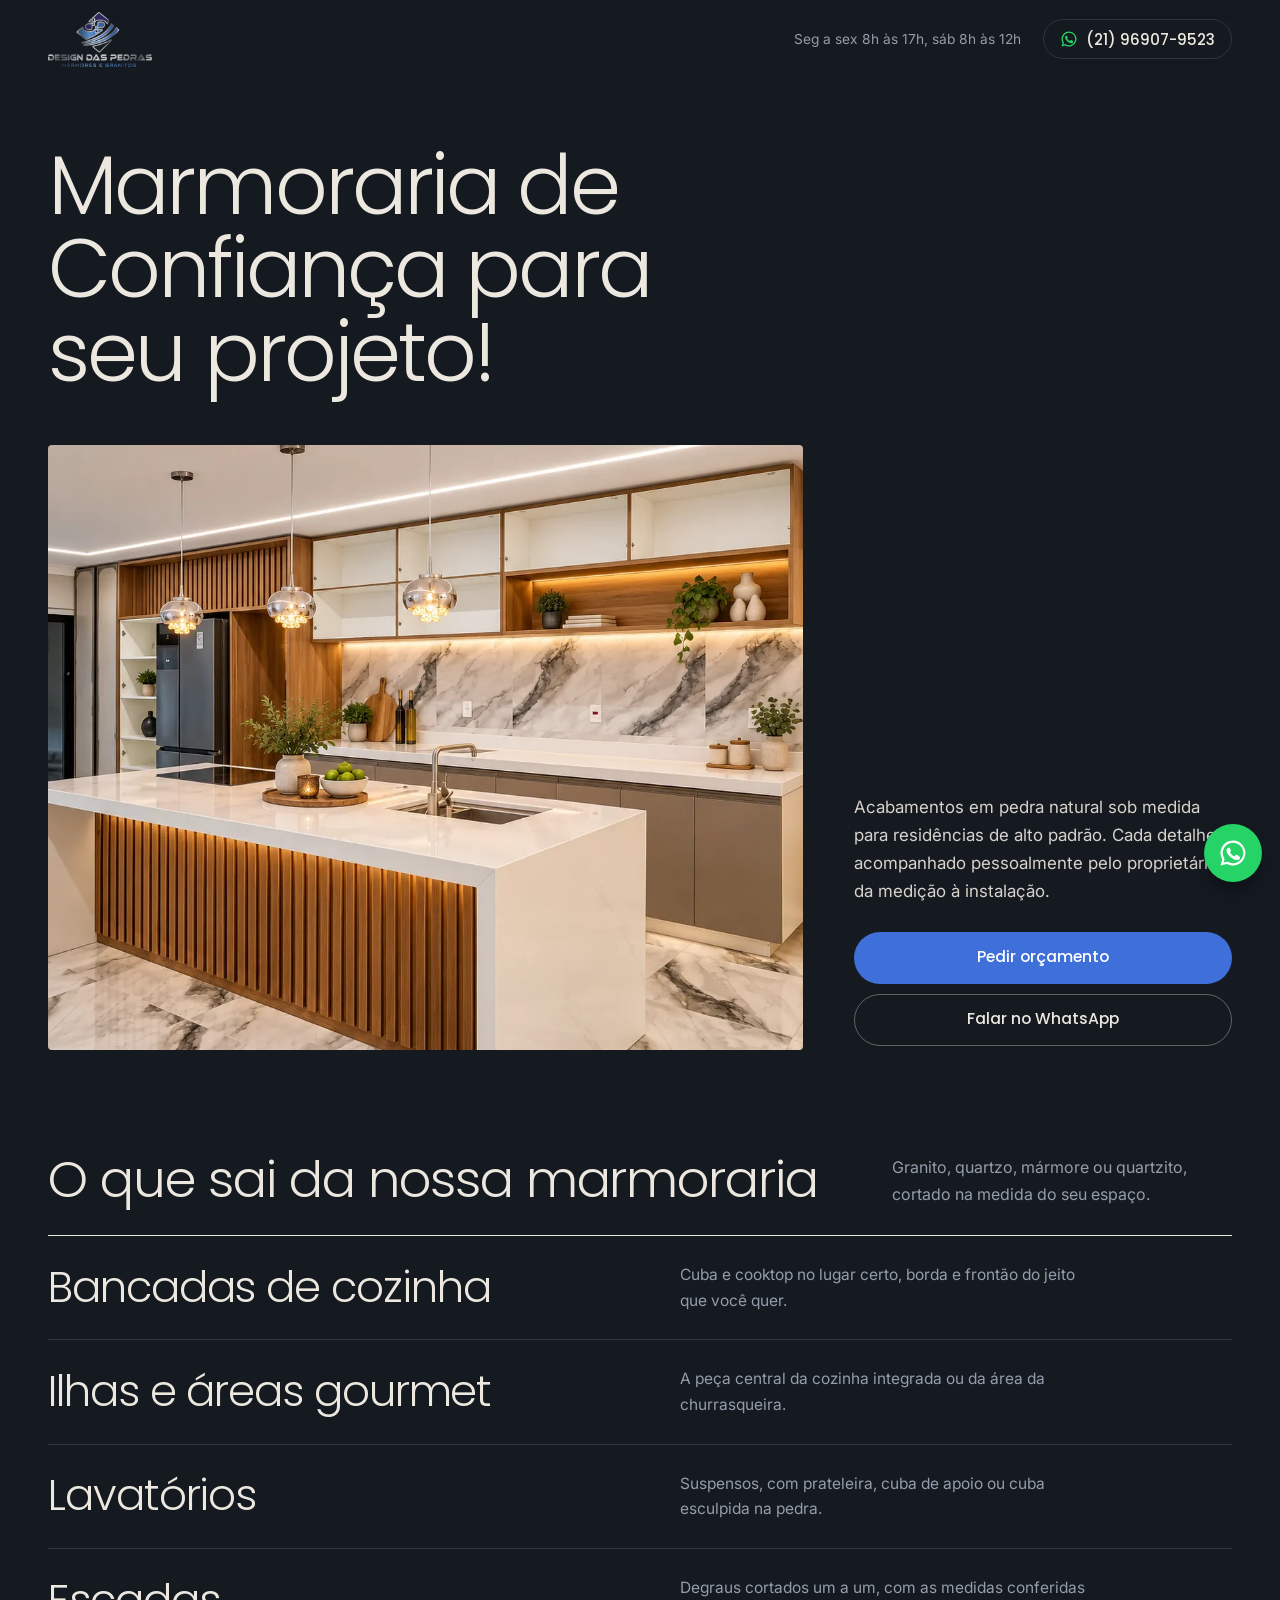
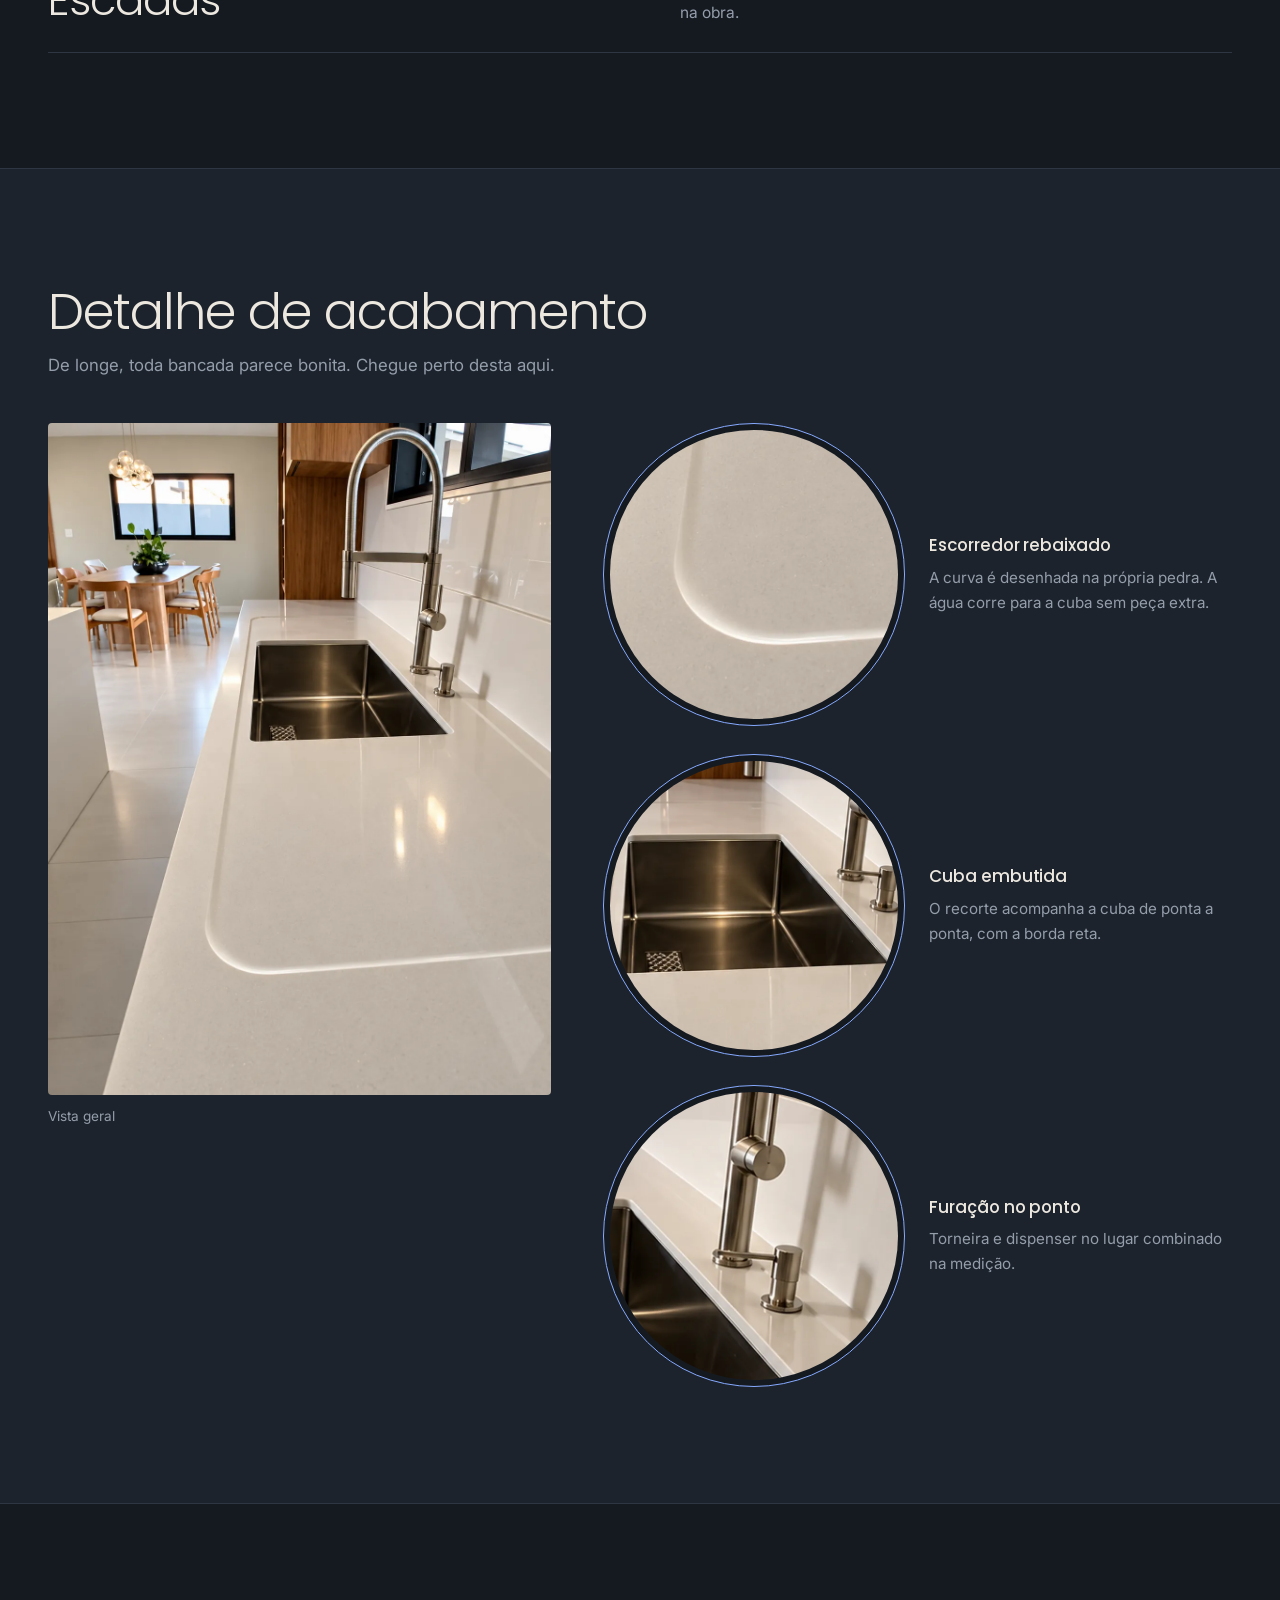
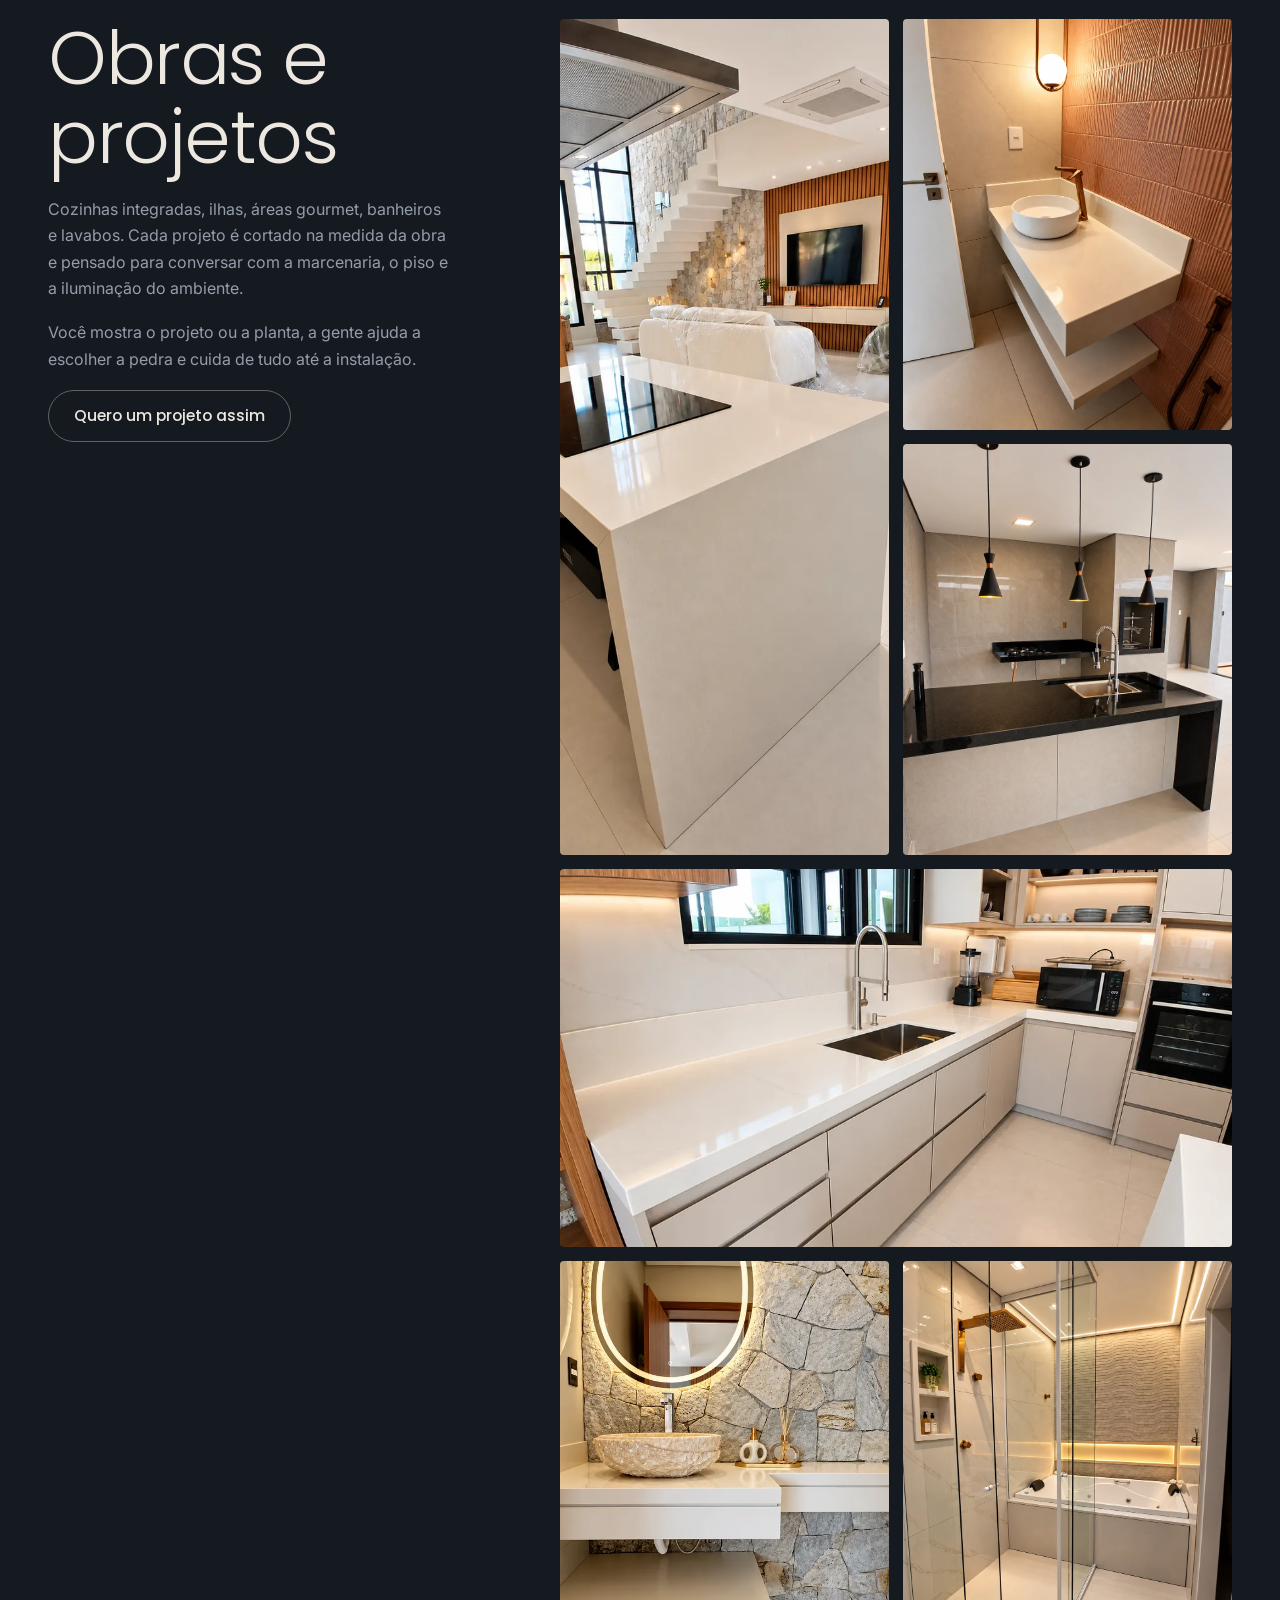
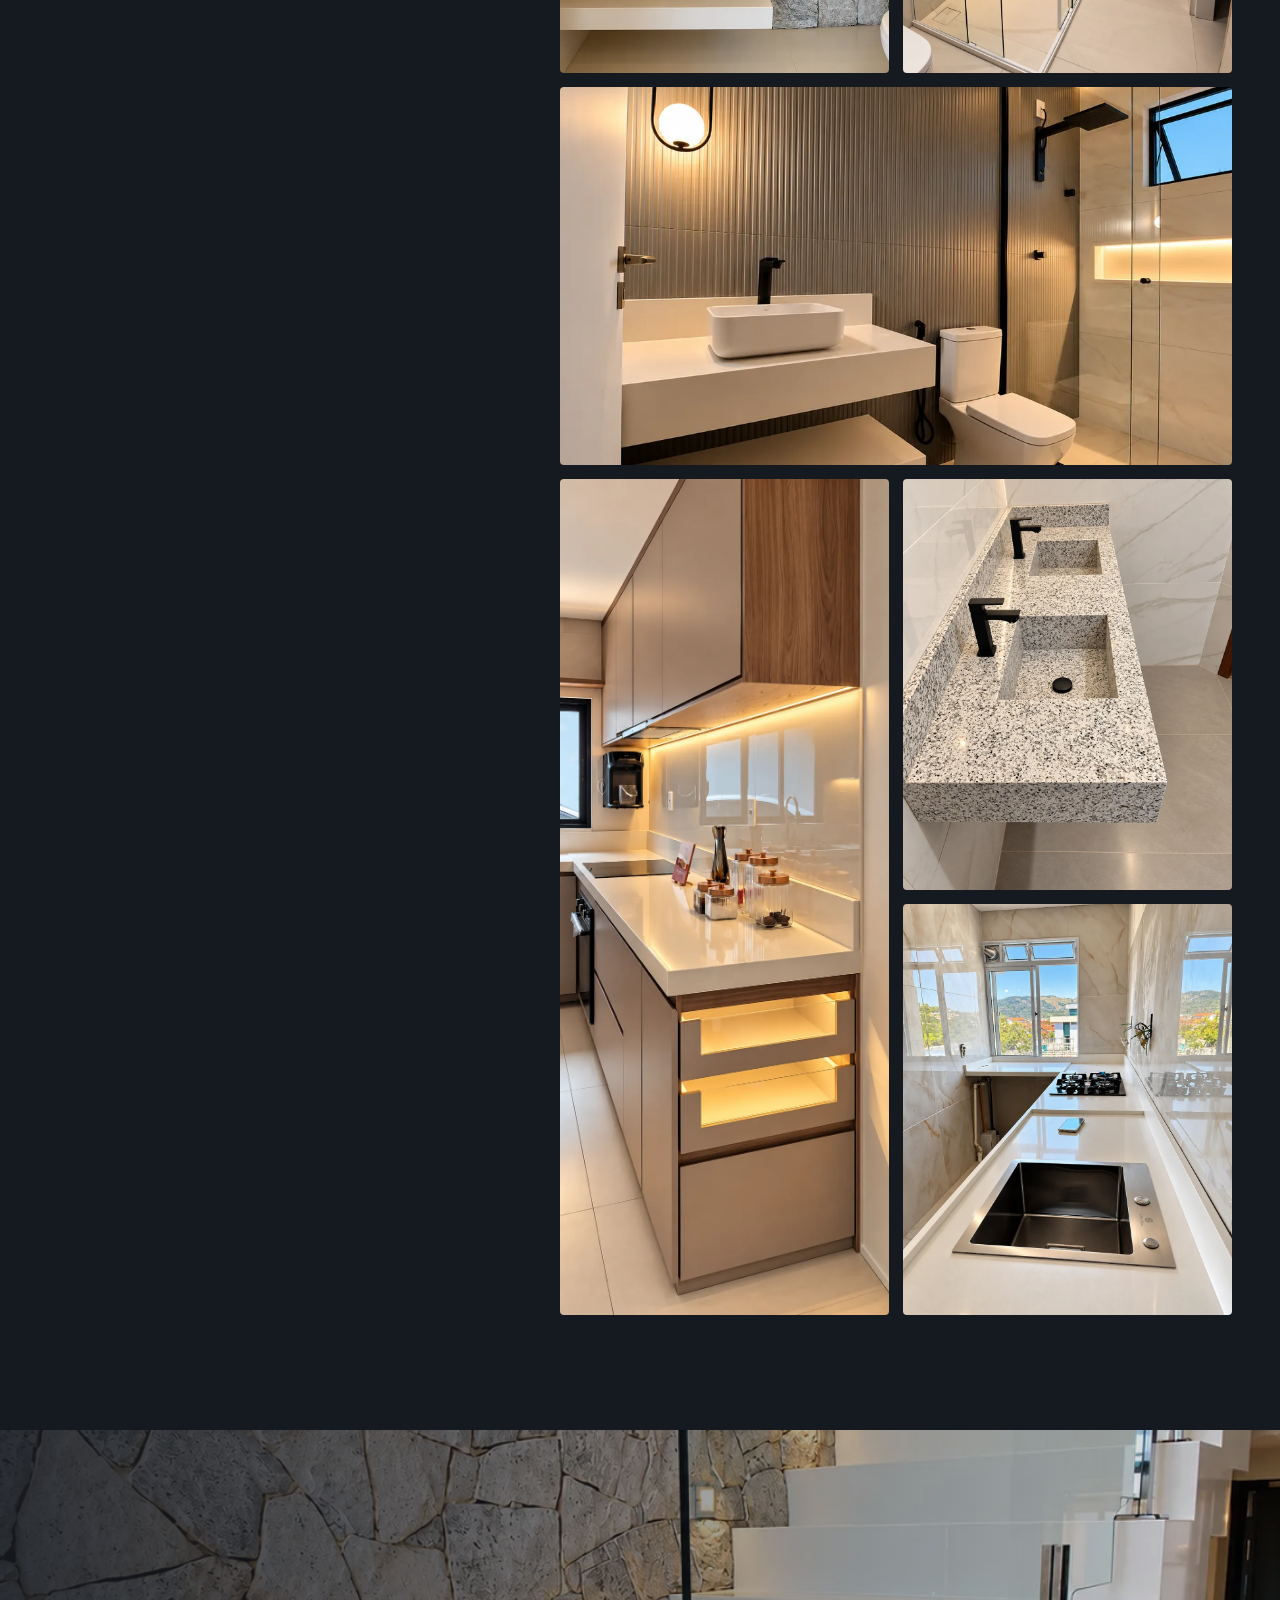
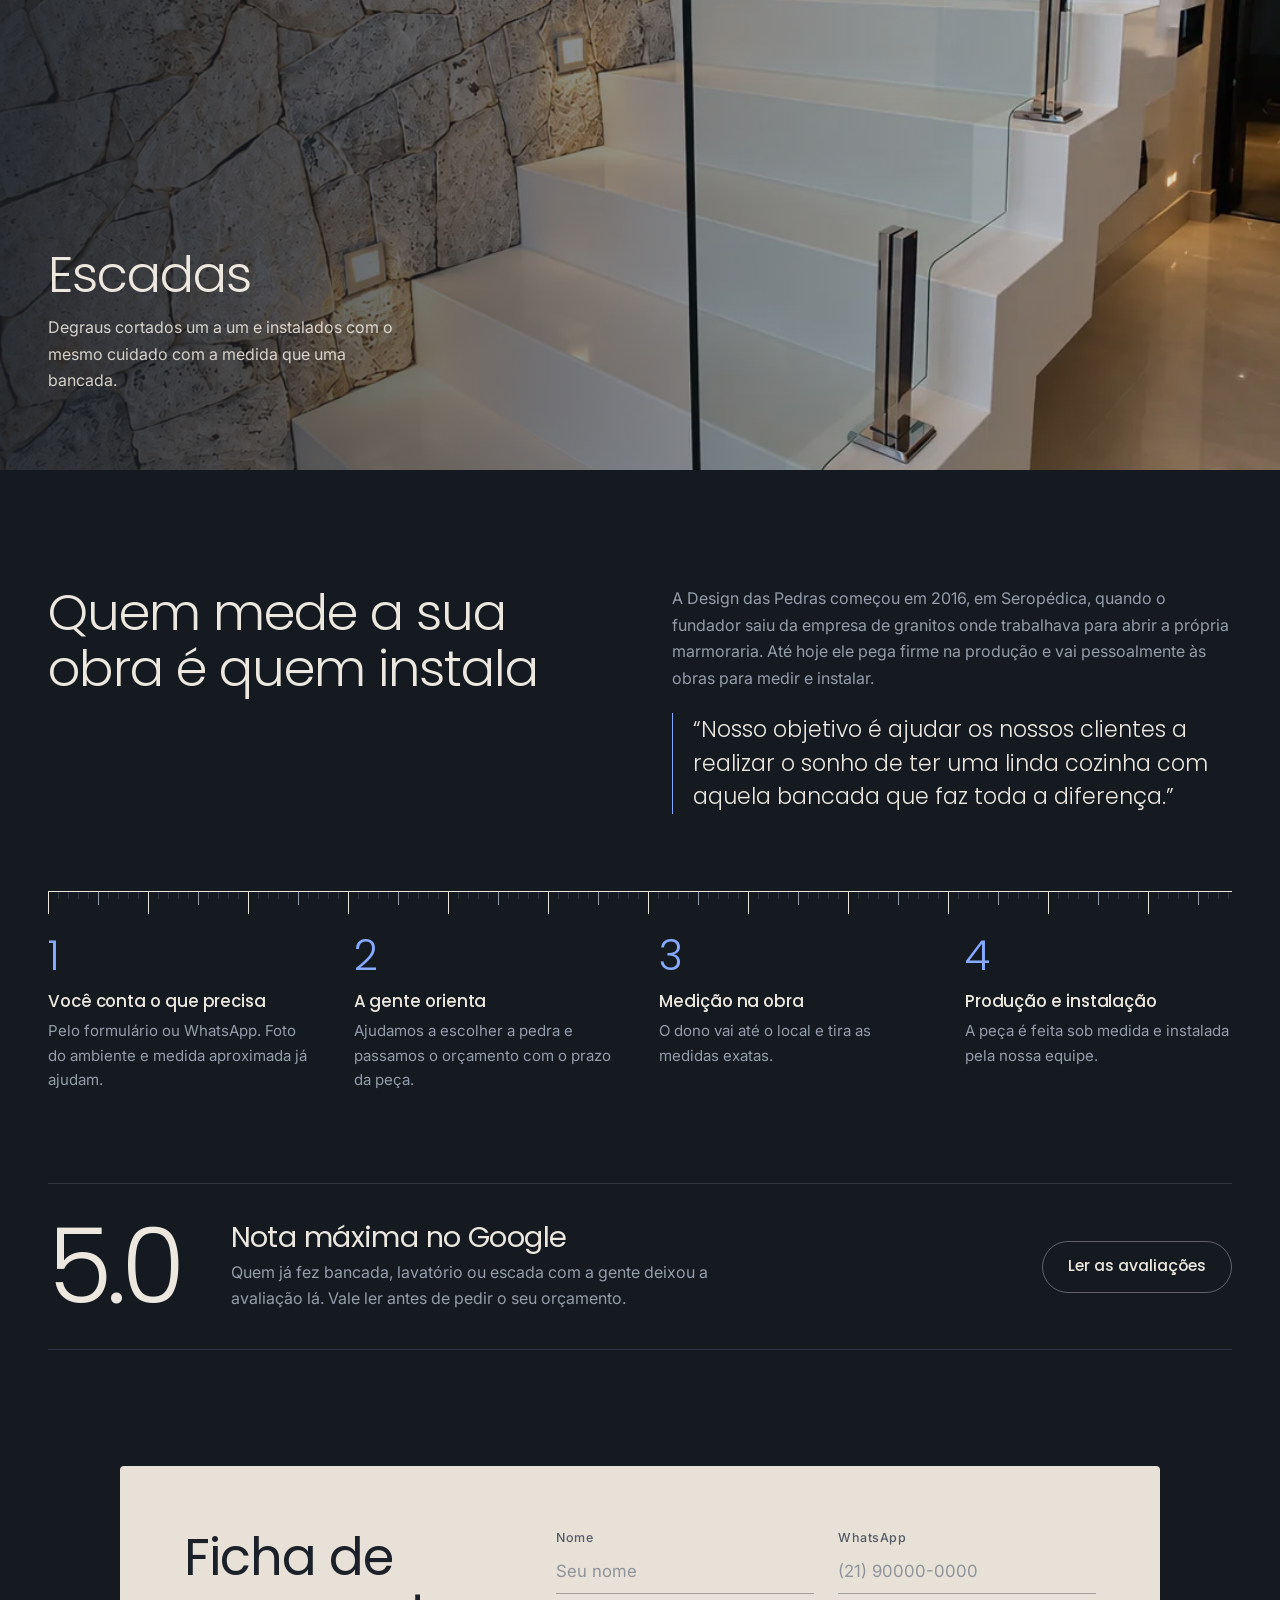
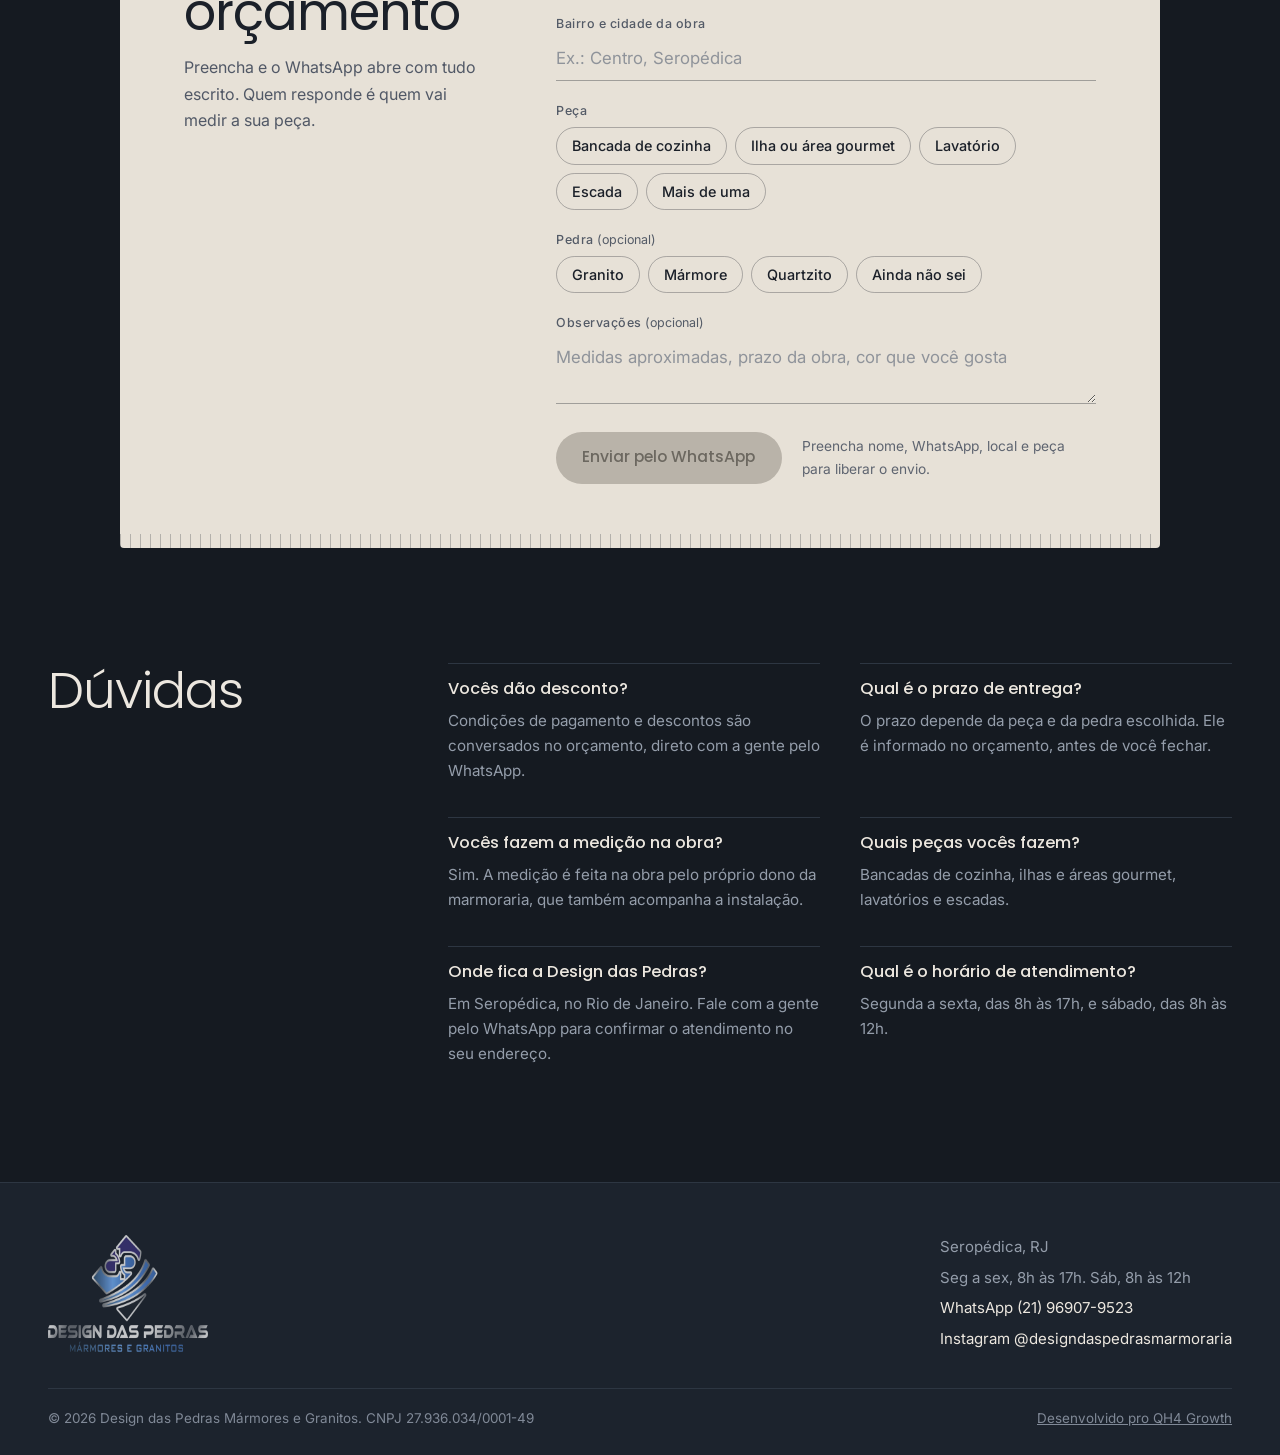
<file: index.html>
<!doctype html>
<html lang="pt-BR">
<head>
<!-- Google Tag Manager -->
<script>(function(w,d,s,l,i){w[l]=w[l]||[];w[l].push({'gtm.start':
new Date().getTime(),event:'gtm.js'});var f=d.getElementsByTagName(s)[0],
j=d.createElement(s),dl=l!='dataLayer'?'&l='+l:'';j.async=true;j.src=
'https://www.googletagmanager.com/gtm.js?id='+i+dl;f.parentNode.insertBefore(j,f);
})(window,document,'script','dataLayer','GTM-T9LPBTFR');</script>
<!-- End Google Tag Manager -->
<script>document.documentElement.classList.add('js')</script>
<meta charset="utf-8">
<meta name="viewport" content="width=device-width, initial-scale=1">
<title>Marmoraria em Seropédica | Bancadas e Lavatórios | Design das Pedras</title>
<meta name="description" content="Marmoraria perto de você em Seropédica/RJ. Bancadas de cozinha, ilhas, lavatórios e escadas em pedra natural sob medida, com medição e instalação feitas pela própria marmoraria. Peça seu orçamento.">
<meta name="robots" content="index, follow">
<!-- PENDENTE: trocar pelo domínio definitivo -->
<link rel="canonical" href="https://designdaspedras.com.br/">
<meta name="theme-color" content="#151A21">

<meta property="og:type" content="website">
<meta property="og:locale" content="pt_BR">
<meta property="og:site_name" content="Design das Pedras Mármores e Granitos">
<meta property="og:title" content="Design das Pedras | Marmoraria em Seropédica/RJ">
<meta property="og:description" content="Bancadas, ilhas, lavatórios e escadas em pedra natural sob medida. Quem mede a sua obra é quem instala.">
<meta property="og:url" content="https://designdaspedras.com.br/">
<meta property="og:image" content="https://designdaspedras.com.br/assets/img/og-design-das-pedras.jpg">
<meta property="og:image:width" content="1200">
<meta property="og:image:height" content="630">
<meta property="og:image:alt" content="Cozinha com ilha em pedra clara iluminada, feita pela Design das Pedras">
<meta name="twitter:card" content="summary_large_image">
<meta name="twitter:title" content="Design das Pedras | Marmoraria em Seropédica/RJ">
<meta name="twitter:description" content="Bancadas, ilhas, lavatórios e escadas em pedra natural sob medida. Quem mede a sua obra é quem instala.">
<meta name="twitter:image" content="https://designdaspedras.com.br/assets/img/og-design-das-pedras.jpg">

<link rel="icon" type="image/png" sizes="48x48" href="assets/img/favicon-48.png">
<link rel="apple-touch-icon" href="assets/img/apple-touch-icon.png">
<link rel="manifest" href="site.webmanifest">

<link rel="preload" as="image" href="assets/img/hero-cozinha-ilha.webp" imagesrcset="assets/img/hero-cozinha-ilha-800.webp 800w, assets/img/hero-cozinha-ilha.webp 1086w" imagesizes="(max-width: 900px) 100vw, 66vw" fetchpriority="high">
<link rel="preconnect" href="https://fonts.googleapis.com">
<link rel="preconnect" href="https://fonts.gstatic.com" crossorigin>
<link href="https://fonts.googleapis.com/css2?family=Inter:wght@400;500;600&family=Poppins:wght@300;400;500&display=swap" rel="stylesheet">
<link rel="stylesheet" href="assets/css/style.css">

<script type="application/ld+json">
{
  "@context": "https://schema.org",
  "@type": "HomeAndConstructionBusiness",
  "@id": "https://designdaspedras.com.br/#empresa",
  "name": "Design das Pedras Mármores e Granitos",
  "description": "Marmoraria em Seropédica/RJ: bancadas de cozinha, ilhas, lavatórios e escadas em pedra natural sob medida, com medição e instalação.",
  "url": "https://designdaspedras.com.br/",
  "image": "https://designdaspedras.com.br/assets/img/og-design-das-pedras.jpg",
  "logo": "https://designdaspedras.com.br/assets/img/logo-design-das-pedras.png",
  "telephone": "+55 21 96907-9523",
  "email": "designdaspedras@gmail.com",
  "foundingDate": "2016",
  "address": {"@type": "PostalAddress", "addressLocality": "Seropédica", "addressRegion": "RJ", "addressCountry": "BR"},
  "areaServed": [{"@type": "City", "name": "Seropédica"}, {"@type": "State", "name": "Rio de Janeiro"}],
  "openingHoursSpecification": [
    {"@type": "OpeningHoursSpecification", "dayOfWeek": ["Monday","Tuesday","Wednesday","Thursday","Friday"], "opens": "08:00", "closes": "17:00"},
    {"@type": "OpeningHoursSpecification", "dayOfWeek": "Saturday", "opens": "08:00", "closes": "12:00"}
  ],
  "sameAs": ["https://www.instagram.com/designdaspedrasmarmoraria/"],
  "makesOffer": [
    {"@type": "Offer", "itemOffered": {"@type": "Service", "name": "Bancadas de cozinha"}},
    {"@type": "Offer", "itemOffered": {"@type": "Service", "name": "Lavatórios"}},
    {"@type": "Offer", "itemOffered": {"@type": "Service", "name": "Escadas"}}
  ]
}
</script>
<script type="application/ld+json">
{
  "@context": "https://schema.org",
  "@type": "FAQPage",
  "mainEntity": [
    {"@type": "Question", "name": "Vocês dão desconto?", "acceptedAnswer": {"@type": "Answer", "text": "Condições de pagamento e descontos são conversados no orçamento, direto com a gente pelo WhatsApp."}},
    {"@type": "Question", "name": "Qual é o prazo de entrega?", "acceptedAnswer": {"@type": "Answer", "text": "O prazo depende da peça e da pedra escolhida. Ele é informado no orçamento, antes de você fechar."}},
    {"@type": "Question", "name": "Vocês fazem a medição na obra?", "acceptedAnswer": {"@type": "Answer", "text": "Sim. A medição é feita na obra pelo próprio dono da marmoraria, que também acompanha a instalação."}},
    {"@type": "Question", "name": "Quais peças vocês fazem?", "acceptedAnswer": {"@type": "Answer", "text": "Bancadas de cozinha, ilhas e áreas gourmet, lavatórios e escadas."}},
    {"@type": "Question", "name": "Onde fica a Design das Pedras?", "acceptedAnswer": {"@type": "Answer", "text": "Em Seropédica, no Rio de Janeiro. Fale com a gente pelo WhatsApp para confirmar o atendimento no seu endereço."}},
    {"@type": "Question", "name": "Qual é o horário de atendimento?", "acceptedAnswer": {"@type": "Answer", "text": "Segunda a sexta, das 8h às 17h, e sábado, das 8h às 12h."}}
  ]
}
</script>
</head>
<body>
<!-- Google Tag Manager (noscript) -->
<noscript><iframe src="https://www.googletagmanager.com/ns.html?id=GTM-T9LPBTFR"
height="0" width="0" style="display:none;visibility:hidden"></iframe></noscript>
<!-- End Google Tag Manager (noscript) -->
<a class="pular" href="#conteudo">Pular para o conteúdo</a>

<header class="barra" id="barra">
  <a href="#" class="barra__logo" aria-label="Design das Pedras, voltar ao início">
    <img src="assets/img/logo-design-das-pedras.png" alt="Design das Pedras Mármores e Granitos" width="640" height="336">
  </a>
  <div class="barra__dir">
    <span class="barra__horario">Seg a sex 8h às 17h, sáb 8h às 12h</span>
    <a class="barra__wa js-wa" data-origem="topo" href="https://wa.me/5521969079523?text=Ol%C3%A1%2C%20vim%20pelo%20site%20e%20quero%20um%20or%C3%A7amento." target="_blank" rel="noopener">
      <svg viewBox="0 0 24 24" aria-hidden="true"><path d="M12 2a10 10 0 0 0-8.6 15.1L2 22l5-1.3A10 10 0 1 0 12 2Zm0 18.2a8.2 8.2 0 0 1-4.2-1.2l-.3-.2-3 .8.8-2.9-.2-.3A8.2 8.2 0 1 1 12 20.2Zm4.5-6.1c-.2-.1-1.5-.7-1.7-.8-.2-.1-.4-.1-.6.1l-.8 1c-.1.2-.3.2-.5.1a6.7 6.7 0 0 1-3.3-2.9c-.2-.4.2-.4.7-1.3.1-.2 0-.3 0-.4l-.8-1.8c-.2-.5-.4-.4-.6-.4h-.5a1 1 0 0 0-.7.3 3 3 0 0 0-.9 2.2 5.2 5.2 0 0 0 1.1 2.8 11.9 11.9 0 0 0 4.6 4c1.7.7 2.3.8 3.2.7.5-.1 1.5-.6 1.7-1.2.2-.6.2-1.1.2-1.2-.1-.1-.3-.2-.5-.3Z"/></svg>
      <span>(21) 96907-9523</span>
    </a>
  </div>
</header>

<main id="conteudo">

<!-- HERO -->
<section class="abre" aria-labelledby="titulo">
  <h1 id="titulo" class="abre__titulo">Marmoraria de Confiança para seu projeto!</h1>

  <div class="abre__grade">
    <figure class="planta" id="planta">
      <img src="assets/img/hero-cozinha-ilha.webp" srcset="assets/img/hero-cozinha-ilha-800.webp 800w, assets/img/hero-cozinha-ilha.webp 1086w" sizes="(max-width: 900px) 100vw, 66vw" alt="Cozinha com ilha em pedra clara, painel ripado em madeira e piso marmorizado, feita pela Design das Pedras" width="1086" height="869" fetchpriority="high">
    </figure>

    <div class="abre__lado">
      <p class="abre__sub">Acabamentos em pedra natural sob medida para residências de alto padrão. Cada detalhe é acompanhado pessoalmente pelo proprietário, da medição à instalação.</p>
      <div class="abre__acoes">
        <a href="#pedido" class="botao botao--azul js-cta" data-origem="hero">Pedir orçamento</a>
        <a class="botao botao--fio js-wa" data-origem="hero" href="https://wa.me/5521969079523?text=Ol%C3%A1%2C%20vim%20pelo%20site%20e%20quero%20um%20or%C3%A7amento." target="_blank" rel="noopener">Falar no WhatsApp</a>
      </div>
    </div>
  </div>
</section>

<!-- ÍNDICE DE PEÇAS -->
<section class="pecas" aria-labelledby="pecas-titulo">
  <div class="pecas__cab">
    <h2 id="pecas-titulo">O que sai da nossa marmoraria</h2>
    <p>Granito, quartzo, mármore ou quartzito, cortado na medida do seu espaço.</p>
  </div>
  <ul class="indice" role="list">
    <li class="indice__item" data-foto="assets/img/cozinha-bancada-l.webp">
      <a href="#pedido" class="js-cta" data-origem="indice-bancadas">
        <span class="indice__nome">Bancadas de cozinha</span>
        <span class="indice__txt">Cuba e cooktop no lugar certo, borda e frontão do jeito que você quer.</span>
        <img class="indice__mini" src="assets/img/cozinha-bancada-l.webp" alt="" width="1100" height="1375" loading="lazy">
      </a>
    </li>
    <li class="indice__item" data-foto="assets/img/area-gourmet-ilha.webp">
      <a href="#pedido" class="js-cta" data-origem="indice-ilhas">
        <span class="indice__nome">Ilhas e áreas gourmet</span>
        <span class="indice__txt">A peça central da cozinha integrada ou da área da churrasqueira.</span>
        <img class="indice__mini" src="assets/img/area-gourmet-ilha.webp" alt="" width="1000" height="1250" loading="lazy">
      </a>
    </li>
    <li class="indice__item" data-foto="assets/img/lavatorio-cuba-apoio.webp">
      <a href="#projetos">
        <span class="indice__nome">Lavatórios</span>
        <span class="indice__txt">Suspensos, com prateleira, cuba de apoio ou cuba esculpida na pedra.</span>
        <img class="indice__mini" src="assets/img/lavatorio-cuba-apoio.webp" alt="" width="900" height="1125" loading="lazy">
      </a>
    </li>
    <li class="indice__item" data-foto="assets/img/escada-sala.webp">
      <a href="#pedido" class="js-cta" data-origem="indice-escadas">
        <span class="indice__nome">Escadas</span>
        <span class="indice__txt">Degraus cortados um a um, com as medidas conferidas na obra.</span>
        <img class="indice__mini" src="assets/img/escada-sala.webp" alt="" width="800" height="1066" loading="lazy">
      </a>
    </li>
  </ul>
  <div class="flutua" aria-hidden="true"><img alt="" src="assets/img/cozinha-bancada-l.webp" width="1100" height="1375"></div>
</section>

<!-- DETALHE DE ACABAMENTO -->
<section class="detalhe" aria-labelledby="detalhe-titulo">
  <div class="detalhe__cab">
    <h2 id="detalhe-titulo">Detalhe de acabamento</h2>
    <p>De longe, toda bancada parece bonita. Chegue perto desta aqui.</p>
  </div>
  <div class="detalhe__grade">
    <figure class="detalhe__geral">
      <img src="assets/img/acabamento-pia-escorredor.webp" alt="Bancada clara com cuba embutida, torneira gourmet e escorredor rebaixado, com a sala de jantar ao fundo" width="1100" height="1430" loading="lazy">
      <figcaption>Vista geral</figcaption>
    </figure>
    <ol class="detalhe__zooms" role="list">
      <li>
        <img src="assets/img/detalhe-escorredor-v2.webp" alt="Close do escorredor rebaixado na própria pedra" width="600" height="600" loading="lazy">
        <div><h3>Escorredor rebaixado</h3><p>A curva é desenhada na própria pedra. A água corre para a cuba sem peça extra.</p></div>
      </li>
      <li>
        <img src="assets/img/detalhe-cuba-v2.webp" alt="Close da cuba embutida com o recorte da pedra alinhado" width="600" height="600" loading="lazy">
        <div><h3>Cuba embutida</h3><p>O recorte acompanha a cuba de ponta a ponta, com a borda reta.</p></div>
      </li>
      <li>
        <img src="assets/img/detalhe-furacao-v2.webp" alt="Close da torneira e do dispenser instalados na bancada" width="600" height="600" loading="lazy">
        <div><h3>Furação no ponto</h3><p>Torneira e dispenser no lugar combinado na medição.</p></div>
      </li>
    </ol>
  </div>
</section>

<!-- OBRAS E PROJETOS: texto fixo, fotos rolando -->
<section class="lav" id="projetos" aria-labelledby="lav-titulo">
  <div class="lav__fixo">
    <h2 id="lav-titulo">Obras e projetos</h2>
    <p>Cozinhas integradas, ilhas, áreas gourmet, banheiros e lavabos. Cada projeto é cortado na medida da obra e pensado para conversar com a marcenaria, o piso e a iluminação do ambiente.</p>
    <p>Você mostra o projeto ou a planta, a gente ajuda a escolher a pedra e cuida de tudo até a instalação.</p>
    <a href="#pedido" class="botao botao--fio js-cta" data-origem="projetos">Quero um projeto assim</a>
  </div>
  <div class="lav__fotos">
    <figure class="lav__f lav__f--alta"><img src="assets/img/projeto-cozinha-integrada.webp" alt="Cozinha integrada à sala com ilha em pedra clara e cooktop embutido" width="1000" height="1331" loading="lazy"></figure>
    <figure class="lav__f"><img src="assets/img/projeto-banheiro-luz-quente.webp" alt="Bancada suspensa em pedra clara com cuba de apoio e prateleira" width="1000" height="1247" loading="lazy"></figure>
    <figure class="lav__f"><img src="assets/img/projeto-ilha-preta.webp" alt="Área gourmet com ilha em granito preto e pendentes" width="1000" height="1000" loading="lazy"></figure>
    <figure class="lav__f lav__f--larga"><img src="assets/img/projeto-cozinha-luz-natural.webp" alt="Cozinha em L com bancada clara e cuba embutida sob a janela" width="1000" height="750" loading="lazy"></figure>
    <figure class="lav__f"><img src="assets/img/projeto-lavabo-espelho.webp" alt="Lavabo com bancada suspensa, cuba de pedra e espelho iluminado" width="1000" height="750" loading="lazy"></figure>
    <figure class="lav__f"><img src="assets/img/projeto-banheiro-spa.webp" alt="Banheiro com banheira revestida em pedra clara e box de vidro" width="1000" height="1331" loading="lazy"></figure>
    <figure class="lav__f lav__f--larga"><img src="assets/img/projeto-banheiro-moderno.webp" alt="Banheiro com bancada suspensa em pedra clara e nicho iluminado" width="1000" height="751" loading="lazy"></figure>
    <figure class="lav__f lav__f--alta"><img src="assets/img/projeto-cozinha-minimalista.webp" alt="Cozinha estreita com bancada clara e iluminação embutida" width="852" height="1847" loading="lazy"></figure>
    <figure class="lav__f"><img src="assets/img/projeto-lavatorio-granito.webp" alt="Lavatório duplo em granito claro com cubas esculpidas" width="1000" height="1333" loading="lazy"></figure>
    <figure class="lav__f"><img src="assets/img/projeto-cozinha-vista.webp" alt="Bancada clara com cuba embutida diante da janela com vista para as montanhas" width="1000" height="1333" loading="lazy"></figure>
  </div>
</section>

<!-- ESCADA: faixa panorâmica -->
<section class="degraus" aria-labelledby="degraus-titulo">
  <img class="degraus__img" src="assets/img/escada-pedra-vidro.webp" alt="Escada com degraus em pedra clara, guarda-corpo de vidro e parede de pedra natural iluminada" width="1087" height="1447" loading="lazy">
  <div class="degraus__txt">
    <h2 id="degraus-titulo">Escadas</h2>
    <p>Degraus cortados um a um e instalados com o mesmo cuidado com a medida que uma bancada.</p>
  </div>
</section>

<!-- QUEM MEDE É QUEM INSTALA + RÉGUA -->
<section class="mede" aria-labelledby="mede-titulo">
  <div class="mede__topo">
    <h2 id="mede-titulo">Quem mede a sua obra é quem instala</h2>
    <div class="mede__hist">
      <p>A Design das Pedras começou em 2016, em Seropédica, quando o fundador saiu da empresa de granitos onde trabalhava para abrir a própria marmoraria. Até hoje ele pega firme na produção e vai pessoalmente às obras para medir e instalar.</p>
      <p class="mede__frase">“Nosso objetivo é ajudar os nossos clientes a realizar o sonho de ter uma linda cozinha com aquela bancada que faz toda a diferença.”</p>
    </div>
  </div>
  <div class="regua" aria-hidden="true"></div>
  <ol class="etapas" role="list">
    <li><span class="etapas__n">1</span><h3>Você conta o que precisa</h3><p>Pelo formulário ou WhatsApp. Foto do ambiente e medida aproximada já ajudam.</p></li>
    <li><span class="etapas__n">2</span><h3>A gente orienta</h3><p>Ajudamos a escolher a pedra e passamos o orçamento com o prazo da peça.</p></li>
    <li><span class="etapas__n">3</span><h3>Medição na obra</h3><p>O dono vai até o local e tira as medidas exatas.</p></li>
    <li><span class="etapas__n">4</span><h3>Produção e instalação</h3><p>A peça é feita sob medida e instalada pela nossa equipe.</p></li>
  </ol>
</section>

<!-- GOOGLE -->
<section class="nota" aria-labelledby="nota-titulo">
  <p class="nota__num" aria-hidden="true">5.0</p>
  <div class="nota__txt">
    <h2 id="nota-titulo">Nota máxima no Google</h2>
    <p>Quem já fez bancada, lavatório ou escada com a gente deixou a avaliação lá. Vale ler antes de pedir o seu orçamento.</p>
  </div>
  <a class="botao botao--fio js-google" href="https://tinyurl.com/Avaliacao-Design-das-Pedras" target="_blank" rel="noopener">Ler as avaliações</a>
</section>

<!-- FICHA DE PEDIDO -->
<section class="pedido" id="pedido" aria-labelledby="pedido-titulo">
  <div class="ficha">
    <div class="ficha__cab">
      <h2 id="pedido-titulo">Ficha de orçamento</h2>
      <p>Preencha e o WhatsApp abre com tudo escrito. Quem responde é quem vai medir a sua peça.</p>
    </div>
    <form id="form-orcamento" class="ficha__form" novalidate>
      <div class="campo">
        <label for="f-nome">Nome</label>
        <input id="f-nome" name="nome" type="text" autocomplete="name" required minlength="2" placeholder="Seu nome">
      </div>
      <div class="campo">
        <label for="f-whats">WhatsApp</label>
        <input id="f-whats" name="whatsapp" type="tel" inputmode="tel" autocomplete="tel" required pattern="\(\d{2}\) \d{4,5}-\d{4}" placeholder="(21) 90000-0000">
      </div>
      <div class="campo campo--largo">
        <label for="f-local">Bairro e cidade da obra</label>
        <input id="f-local" name="local" type="text" required minlength="3" placeholder="Ex.: Centro, Seropédica">
      </div>
      <fieldset class="campo campo--largo escolhas">
        <legend>Peça</legend>
        <label class="chip"><input type="radio" name="peca" value="Bancada de cozinha" required><span>Bancada de cozinha</span></label>
        <label class="chip"><input type="radio" name="peca" value="Ilha ou área gourmet"><span>Ilha ou área gourmet</span></label>
        <label class="chip"><input type="radio" name="peca" value="Lavatório"><span>Lavatório</span></label>
        <label class="chip"><input type="radio" name="peca" value="Escada"><span>Escada</span></label>
        <label class="chip"><input type="radio" name="peca" value="Mais de uma peça"><span>Mais de uma</span></label>
      </fieldset>
      <fieldset class="campo campo--largo escolhas">
        <legend>Pedra <span class="opc">(opcional)</span></legend>
        <label class="chip"><input type="radio" name="pedra" value="Granito"><span>Granito</span></label>
        <label class="chip"><input type="radio" name="pedra" value="Mármore"><span>Mármore</span></label>
        <label class="chip"><input type="radio" name="pedra" value="Quartzito"><span>Quartzito</span></label>
        <label class="chip"><input type="radio" name="pedra" value="Ainda não sei"><span>Ainda não sei</span></label>
      </fieldset>
      <div class="campo campo--largo">
        <label for="f-msg">Observações <span class="opc">(opcional)</span></label>
        <textarea id="f-msg" name="mensagem" rows="2" placeholder="Medidas aproximadas, prazo da obra, cor que você gosta"></textarea>
      </div>
      <div class="campo--largo ficha__fim">
        <button type="submit" class="botao botao--azul" id="f-enviar" disabled>Enviar pelo WhatsApp</button>
        <p id="f-status" role="status">Preencha nome, WhatsApp, local e peça para liberar o envio.</p>
      </div>
    </form>
  </div>
</section>

<!-- DÚVIDAS (abertas, como ficha técnica) -->
<section class="duvidas" aria-labelledby="duv-titulo">
  <h2 id="duv-titulo">Dúvidas</h2>
  <dl class="duvidas__lista">
    <div><dt>Vocês dão desconto?</dt><dd>Condições de pagamento e descontos são conversados no orçamento, direto com a gente pelo WhatsApp.</dd></div>
    <div><dt>Qual é o prazo de entrega?</dt><dd>O prazo depende da peça e da pedra escolhida. Ele é informado no orçamento, antes de você fechar.</dd></div>
    <div><dt>Vocês fazem a medição na obra?</dt><dd>Sim. A medição é feita na obra pelo próprio dono da marmoraria, que também acompanha a instalação.</dd></div>
    <div><dt>Quais peças vocês fazem?</dt><dd>Bancadas de cozinha, ilhas e áreas gourmet, lavatórios e escadas.</dd></div>
    <div><dt>Onde fica a Design das Pedras?</dt><dd>Em Seropédica, no Rio de Janeiro. Fale com a gente pelo WhatsApp para confirmar o atendimento no seu endereço.</dd></div>
    <div><dt>Qual é o horário de atendimento?</dt><dd>Segunda a sexta, das 8h às 17h, e sábado, das 8h às 12h.</dd></div>
  </dl>
</section>

</main>

<footer class="pe">
  <div class="pe__in">
    <img class="pe__logo" src="assets/img/logo-design-das-pedras.png" alt="Design das Pedras Mármores e Granitos" width="640" height="336" loading="lazy">
    <ul class="pe__dados" role="list">
      <li>Seropédica, RJ</li>
      <li>Seg a sex, 8h às 17h. Sáb, 8h às 12h</li>
      <li><a class="js-wa" data-origem="rodape" href="https://wa.me/5521969079523?text=Ol%C3%A1%2C%20vim%20pelo%20site%20e%20quero%20um%20or%C3%A7amento." target="_blank" rel="noopener">WhatsApp (21) 96907-9523</a></li>
      <li><a href="https://www.instagram.com/designdaspedrasmarmoraria/" target="_blank" rel="noopener">Instagram @designdaspedrasmarmoraria</a></li>
    </ul>
  </div>
  <div class="pe__base">
    <p>© <span id="ano">2026</span> Design das Pedras Mármores e Granitos. CNPJ 27.936.034/0001-49</p>
    <!-- CONFIRMAR o @ do Instagram da QH4 -->
    <p><a href="https://www.instagram.com/qh4growth/" target="_blank" rel="noopener">Desenvolvido pro QH4 Growth</a></p>
  </div>
</footer>

<a class="wa-fixo js-wa" data-origem="flutuante" href="https://wa.me/5521969079523?text=Ol%C3%A1%2C%20vim%20pelo%20site%20e%20quero%20um%20or%C3%A7amento." target="_blank" rel="noopener" aria-label="Falar com a Design das Pedras no WhatsApp">
  <svg viewBox="0 0 24 24" aria-hidden="true"><path d="M12 2a10 10 0 0 0-8.6 15.1L2 22l5-1.3A10 10 0 1 0 12 2Zm0 18.2a8.2 8.2 0 0 1-4.2-1.2l-.3-.2-3 .8.8-2.9-.2-.3A8.2 8.2 0 1 1 12 20.2Zm4.5-6.1c-.2-.1-1.5-.7-1.7-.8-.2-.1-.4-.1-.6.1l-.8 1c-.1.2-.3.2-.5.1a6.7 6.7 0 0 1-3.3-2.9c-.2-.4.2-.4.7-1.3.1-.2 0-.3 0-.4l-.8-1.8c-.2-.5-.4-.4-.6-.4h-.5a1 1 0 0 0-.7.3 3 3 0 0 0-.9 2.2 5.2 5.2 0 0 0 1.1 2.8 11.9 11.9 0 0 0 4.6 4c1.7.7 2.3.8 3.2.7.5-.1 1.5-.6 1.7-1.2.2-.6.2-1.1.2-1.2-.1-.1-.3-.2-.5-.3Z"/></svg>
</a>

<script src="assets/js/main.js" defer></script>
</body>
</html>
</file>
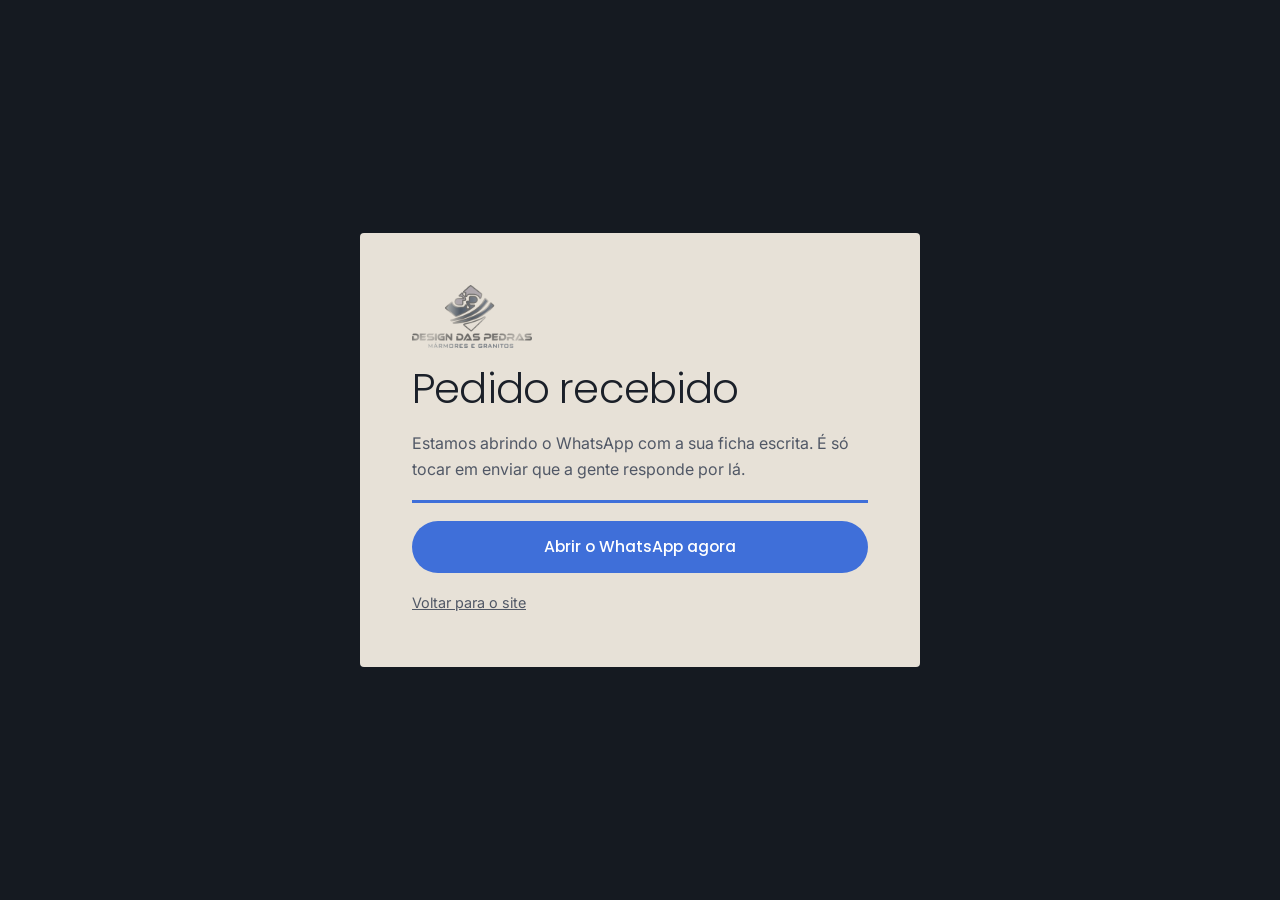
<file: obrigado.html>
<!doctype html>
<html lang="pt-BR">
<head>
<!-- Google Tag Manager -->
<script>(function(w,d,s,l,i){w[l]=w[l]||[];w[l].push({'gtm.start':
new Date().getTime(),event:'gtm.js'});var f=d.getElementsByTagName(s)[0],
j=d.createElement(s),dl=l!='dataLayer'?'&l='+l:'';j.async=true;j.src=
'https://www.googletagmanager.com/gtm.js?id='+i+dl;f.parentNode.insertBefore(j,f);
})(window,document,'script','dataLayer','GTM-T9LPBTFR');</script>
<!-- End Google Tag Manager -->
<meta charset="utf-8">
<meta name="viewport" content="width=device-width, initial-scale=1">
<title>Recebemos seu pedido | Design das Pedras</title>
<meta name="robots" content="noindex, nofollow">
<meta name="theme-color" content="#151A21">
<link rel="icon" type="image/png" sizes="48x48" href="assets/img/favicon-48.png">
<link rel="preconnect" href="https://fonts.googleapis.com">
<link rel="preconnect" href="https://fonts.gstatic.com" crossorigin>
<link href="https://fonts.googleapis.com/css2?family=Inter:wght@400;500;600&family=Poppins:wght@300;400;500&display=swap" rel="stylesheet">
<link rel="stylesheet" href="assets/css/style.css">
<style>
.ok{min-height:100svh;display:grid;place-items:center;padding:40px var(--pad)}
.ok__ficha{max-width:560px;width:100%;background:var(--ficha);color:var(--tinta);border-radius:4px;padding:clamp(28px,6vw,52px);display:grid;gap:18px}
.ok__ficha img{width:120px;filter:brightness(.25)}
.ok__ficha h1{font-size:clamp(1.8rem,5vw,2.6rem);font-weight:300;line-height:1.1}
.ok__ficha p{color:#515866}
.ok__regua{height:3px;background:rgba(27,32,41,.15);overflow:hidden}
.ok__regua i{display:block;height:100%;background:var(--azul);transform-origin:left;animation:enche 2.6s linear forwards}
@keyframes enche{from{transform:scaleX(0)}to{transform:scaleX(1)}}
.ok__ficha a.volta{color:#515866;font-size:.9rem}
</style>
</head>
<body>
<!-- Google Tag Manager (noscript) -->
<noscript><iframe src="https://www.googletagmanager.com/ns.html?id=GTM-T9LPBTFR"
height="0" width="0" style="display:none;visibility:hidden"></iframe></noscript>
<!-- End Google Tag Manager (noscript) -->
<main class="ok">
  <div class="ok__ficha">
    <img src="assets/img/logo-design-das-pedras.png" alt="Design das Pedras Mármores e Granitos" width="640" height="336">
    <h1>Pedido recebido</h1>
    <p>Estamos abrindo o WhatsApp com a sua ficha escrita. É só tocar em enviar que a gente responde por lá.</p>
    <div class="ok__regua" aria-hidden="true"><i></i></div>
    <a class="botao botao--azul" id="ir-whats" href="https://wa.me/5521969079523?text=Ol%C3%A1%2C%20acabei%20de%20preencher%20o%20formul%C3%A1rio%20no%20site.%20Aguardo%20mais%20informa%C3%A7%C3%B5es.">Abrir o WhatsApp agora</a>
    <a class="volta" href="./">Voltar para o site</a>
  </div>
</main>
<script>
(function(){
  window.dataLayer = window.dataLayer || [];
  window.dataLayer.push({event:'lead_obrigado'});
  var base = 'https://wa.me/5521969079523', url = null;
  try { url = new URLSearchParams(location.search).get('wa'); } catch(e) {}
  if (!url) { try { url = sessionStorage.getItem('dp_wa'); } catch(e) {} }
  var btn = document.getElementById('ir-whats');
  if (url && url.indexOf(base + '?text=') === 0) btn.href = url;
  setTimeout(function(){ window.location.href = btn.href; }, 2600);
})();
</script>
</body>
</html>
</file>
<file: assets/css/style.css>
/* Design das Pedras | LP QH4 v2
   Conceito: a planta de medição. Cotas, régua e ficha de pedido, porque aqui quem mede é quem instala. */
:root{
  color-scheme:dark;
  --noite:#151A21;      /* fundo: ardósia azulada, não preto */
  --placa:#1C232D;      /* superfícies */
  --linha:#2D3642;      /* fios e divisões */
  --quartzito:#ECE7DF;  /* texto principal, tom de pedra clara */
  --cinza:#949DAA;      /* texto de apoio */
  --cota:#86AAFF;       /* linha de cota, azul da logo clareado */
  --azul:#3F6FD9;       /* ação */
  --azul-2:#5683E6;
  --ficha:#E7E1D7;      /* papel da ficha de pedido */
  --tinta:#1B2029;      /* texto sobre a ficha */
  --whats:#25D366;
  --f-t:'Poppins',system-ui,sans-serif;
  --f-c:'Inter',system-ui,sans-serif;
  --larg:1240px;
  --pad:clamp(16px,4vw,48px);
  --ease:cubic-bezier(.2,.8,.2,1);
}
*,*::before,*::after{box-sizing:border-box}
html{scroll-behavior:smooth;-webkit-text-size-adjust:100%}
body{margin:0;background:var(--noite);color:var(--quartzito);font:400 1rem/1.65 var(--f-c);overflow-x:hidden}
img{display:block;max-width:100%;height:auto}
a{color:inherit}
h1,h2,h3{margin:0;font-family:var(--f-t);font-weight:400;letter-spacing:-.02em;text-wrap:balance}
h2{font-size:clamp(1.9rem,4.2vw,3.2rem);line-height:1.08;font-weight:300}
h3{font-size:1.05rem;font-weight:500;letter-spacing:-.005em;line-height:1.35}
p{margin:0}
:focus-visible{outline:2px solid var(--cota);outline-offset:3px}
.pular{position:absolute;left:-9999px;top:8px;background:var(--quartzito);color:var(--noite);padding:8px 14px;z-index:100;border-radius:3px}
.pular:focus{left:12px}

/* botões */
.botao{display:inline-flex;align-items:center;justify-content:center;min-height:52px;padding:.85em 1.6em;font:500 .98rem/1.2 var(--f-t);text-decoration:none;border-radius:999px;border:1px solid transparent;cursor:pointer;transition:background-color .25s,border-color .25s,color .25s,transform .25s var(--ease)}
.botao--azul{background:var(--azul);color:#fff}
.botao--azul:hover{background:var(--azul-2);transform:translateY(-2px)}
.botao--fio{border-color:rgba(236,231,223,.35);color:var(--quartzito)}
.botao--fio:hover{border-color:var(--quartzito);background:rgba(236,231,223,.06)}
.botao:active:not(:disabled){transform:scale(.97)}
.botao:disabled{background:#B9B3A9;color:#6C6860;cursor:not-allowed;transform:none}

/* barra */
.barra{position:sticky;top:0;z-index:40;display:flex;align-items:center;justify-content:space-between;gap:16px;padding:12px var(--pad);background:rgba(21,26,33,.86);backdrop-filter:blur(10px);-webkit-backdrop-filter:blur(10px);border-bottom:1px solid transparent;transition:border-color .3s}
.barra.is-rolada{border-bottom-color:var(--linha)}
.barra__logo img{width:104px}
.barra__dir{display:flex;align-items:center;gap:22px}
.barra__horario{font-size:.86rem;color:var(--cinza)}
.barra__wa{display:inline-flex;align-items:center;gap:8px;text-decoration:none;font:500 .95rem/1 var(--f-t);padding:10px 16px;border-radius:999px;border:1px solid var(--linha);transition:border-color .2s}
.barra__wa:hover{border-color:var(--whats)}
.barra__wa svg{width:18px;height:18px;fill:var(--whats)}
@media (max-width:760px){.barra__horario{display:none}.barra__wa span{font-size:.85rem}}

/* abertura */
.abre{max-width:calc(var(--larg) + var(--pad)*2);margin:0 auto;padding:clamp(28px,5vw,64px) var(--pad) clamp(56px,8vw,110px)}
.abre__titulo{font-size:clamp(2.2rem,6.4vw,5.4rem);line-height:1.02;font-weight:300;letter-spacing:-.035em;max-width:19ch}
.abre__grade{display:grid;grid-template-columns:minmax(0,2fr) minmax(0,1fr);gap:clamp(24px,4vw,56px);margin-top:clamp(28px,4vw,52px);align-items:end}
.planta{margin:0;position:relative;aspect-ratio:5/4;overflow:hidden;border-radius:4px;background:var(--placa)}
.planta>img{width:100%;height:100%;object-fit:cover}
.abre__lado{display:grid;gap:26px;padding-bottom:4px}
.abre__sub{font-size:1.06rem;color:var(--quartzito);opacity:.9}
.abre__acoes{display:grid;gap:10px}
@media (max-width:900px){
  .abre__grade{grid-template-columns:1fr}
}

/* índice de peças */
.pecas{position:relative;max-width:calc(var(--larg) + var(--pad)*2);margin:0 auto;padding:0 var(--pad) clamp(64px,9vw,130px)}
.pecas__cab{display:flex;flex-wrap:wrap;justify-content:space-between;align-items:end;gap:12px 40px;padding-bottom:28px;border-bottom:1px solid var(--quartzito)}
.pecas__cab p{color:var(--cinza);max-width:34ch}
.indice{list-style:none;margin:0;padding:0}
.indice__item a{display:grid;grid-template-columns:minmax(0,1.1fr) minmax(0,1fr);align-items:center;gap:24px;padding:26px 0;border-bottom:1px solid var(--linha);text-decoration:none;transition:padding .35s var(--ease)}
.indice__nome{font:300 clamp(1.6rem,3.6vw,2.7rem)/1.1 var(--f-t);letter-spacing:-.025em;transition:color .25s}
.indice__txt{color:var(--cinza);font-size:.97rem;max-width:42ch}
.indice__mini{display:none}
.indice__item a:hover{padding-left:18px}
.indice__item a:hover .indice__nome{color:var(--cota)}
.flutua{position:fixed;left:0;top:0;width:240px;aspect-ratio:4/5;pointer-events:none;z-index:30;border-radius:4px;overflow:hidden;opacity:0;transform:translate(-50%,-50%) scale(.85);transition:opacity .25s,transform .35s var(--ease);box-shadow:0 30px 60px -20px rgba(0,0,0,.7)}
.flutua.is-on{opacity:1}
.flutua img{width:100%;height:100%;object-fit:cover}
@media (hover:none),(max-width:760px){
  .flutua{display:none}
  .indice__item a{grid-template-columns:minmax(0,1fr) 88px;gap:6px 16px;padding:20px 0}
  .indice__nome{grid-column:1}
  .indice__txt{grid-column:1;font-size:.92rem}
  .indice__mini{display:block;grid-column:2;grid-row:1/3;width:88px;height:88px;object-fit:cover;border-radius:3px}
  .indice__item a:hover{padding-left:0}
}

/* detalhe */
.detalhe{background:var(--placa);border-block:1px solid var(--linha);padding:clamp(64px,9vw,120px) var(--pad)}
.detalhe__cab,.detalhe__grade{max-width:var(--larg);margin:0 auto}
.detalhe__cab p{margin-top:12px;color:var(--cinza);font-size:1.05rem}
.detalhe__grade{display:grid;grid-template-columns:minmax(0,1fr) minmax(0,1.25fr);gap:clamp(24px,4vw,56px);margin-top:44px;align-items:start}
.detalhe__geral{margin:0;position:sticky;top:90px}
.detalhe__geral img{width:100%;aspect-ratio:3/4;object-fit:cover;border-radius:4px}
.detalhe__geral figcaption{margin-top:10px;font-size:.85rem;color:var(--cinza)}
.detalhe__zooms{list-style:none;margin:0;padding:0;display:grid;gap:clamp(18px,2.5vw,28px)}
.detalhe__zooms li{display:grid;grid-template-columns:minmax(0,1fr) minmax(0,1fr);gap:24px;align-items:center}
.detalhe__zooms img{width:100%;aspect-ratio:1;object-fit:cover;border-radius:50%;border:1px solid var(--cota);padding:6px;background:var(--noite);transition:transform .6s var(--ease)}
.detalhe__zooms li:hover img{transform:scale(1.03) rotate(-2deg)}
.detalhe__zooms p{margin-top:8px;color:var(--cinza);font-size:.95rem}
@media (max-width:860px){
  .detalhe__grade{grid-template-columns:1fr}
  .detalhe__geral{position:static}
  .detalhe__geral img{aspect-ratio:4/3}
  .detalhe__zooms li{grid-template-columns:120px minmax(0,1fr);gap:18px}
}

/* obras e projetos */
.lav{max-width:calc(var(--larg) + var(--pad)*2);margin:0 auto;padding:clamp(64px,9vw,130px) var(--pad);display:grid;grid-template-columns:minmax(0,.8fr) minmax(0,1.2fr);gap:clamp(28px,5vw,72px);align-items:start}
.lav__fixo{position:sticky;top:110px;display:grid;gap:18px;justify-items:start}
.lav__fixo h2{font-size:clamp(2.4rem,6vw,4.6rem)}
.lav__fixo p{color:var(--cinza);max-width:40ch}
.lav__fotos{display:grid;grid-template-columns:1fr 1fr;gap:14px}
.lav__f{margin:0;overflow:hidden;border-radius:4px;aspect-ratio:4/5;cursor:zoom-in}
.lav__f img{width:100%;height:100%;object-fit:cover;transition:transform 1s var(--ease)}
.lav__f:hover img{transform:scale(1.04)}
.lav__f--alta{grid-row:span 2;aspect-ratio:auto}
.lav__f--larga{grid-column:span 2;aspect-ratio:16/9}
.lav__fotos .lav__f:nth-child(3){transform:translateY(0)}
.amplia{position:fixed;inset:0;z-index:100;display:flex;align-items:center;justify-content:center;padding:clamp(16px,4vw,56px);background:rgba(21,26,33,.94);cursor:zoom-out;animation:amplia .3s var(--ease)}
.amplia[hidden]{display:none}
.amplia img{max-width:100%;max-height:100%;object-fit:contain;border-radius:4px;cursor:default}
.amplia button{position:absolute;display:grid;place-items:center;width:48px;height:48px;border:1px solid var(--linha);border-radius:50%;background:var(--placa);color:var(--quartzito);font:300 1.8rem/1 var(--f-t);cursor:pointer}
.amplia button:hover{border-color:var(--cota)}
.amplia__fechar{top:16px;right:16px}
.amplia__seta{top:50%;transform:translateY(-50%)}
.amplia__seta--ant{left:16px}
.amplia__seta--prox{right:16px}
.is-travado{overflow:hidden}
@keyframes amplia{from{opacity:0}}
@media (max-width:860px){
  .lav{grid-template-columns:1fr}
  .lav__fixo{position:static}
  .lav__fotos{gap:8px}
}

/* degraus */
.degraus{position:relative;min-height:clamp(380px,60vw,640px);display:flex;align-items:flex-end;overflow:hidden;isolation:isolate}
.degraus__img{position:absolute;inset:0;width:100%;height:100%;object-fit:cover;object-position:50% 55%;z-index:-2}
.degraus::after{content:"";position:absolute;inset:0;background:linear-gradient(90deg,rgba(21,26,33,.88) 0%,rgba(21,26,33,.45) 50%,rgba(21,26,33,.05) 100%);z-index:-1}
.degraus__txt{max-width:calc(var(--larg) + var(--pad)*2);width:100%;margin:0 auto;padding:clamp(36px,6vw,80px) var(--pad);display:grid;gap:12px}
.degraus__txt h2{max-width:12ch}
.degraus__txt p{max-width:36ch;color:var(--quartzito);opacity:.88}
@media (max-width:760px){.degraus::after{background:linear-gradient(0deg,rgba(21,26,33,.92) 10%,rgba(21,26,33,.2) 70%)}}

/* quem mede + régua */
.mede{max-width:calc(var(--larg) + var(--pad)*2);margin:0 auto;padding:clamp(64px,9vw,130px) var(--pad) clamp(48px,7vw,90px)}
.mede__topo{display:grid;grid-template-columns:minmax(0,1fr) minmax(0,1fr);gap:clamp(24px,5vw,72px)}
.mede__hist{display:grid;gap:22px;color:var(--cinza)}
.mede__frase{font:300 clamp(1.15rem,2vw,1.4rem)/1.5 var(--f-t);color:var(--quartzito);padding-left:20px;border-left:1px solid var(--cota)}
.regua{margin-top:clamp(48px,6vw,80px);height:26px;border-top:1px solid var(--quartzito);
  background:
    repeating-linear-gradient(90deg,var(--quartzito) 0 1px,transparent 1px 100px) top/100% 22px no-repeat,
    repeating-linear-gradient(90deg,var(--cinza) 0 1px,transparent 1px 50px) top/100% 13px no-repeat,
    repeating-linear-gradient(90deg,var(--linha) 0 1px,transparent 1px 10px) top/100% 7px no-repeat;
  transform-origin:left;transform:scaleX(0);transition:transform 1.4s var(--ease)}
.regua.is-visivel{transform:scaleX(1)}
.etapas{list-style:none;margin:18px 0 0;padding:0;display:grid;grid-template-columns:repeat(4,minmax(0,1fr));gap:clamp(18px,3vw,40px)}
.etapas__n{display:block;font:300 2.6rem/1 var(--f-t);color:var(--cota);margin-bottom:14px}
.etapas p{margin-top:6px;color:var(--cinza);font-size:.94rem}
@media (max-width:860px){
  .mede__topo{grid-template-columns:1fr}
  .etapas{grid-template-columns:1fr 1fr;row-gap:30px}
}
@media (max-width:480px){.etapas{grid-template-columns:1fr}}

/* nota */
.nota{width:calc(100% - var(--pad)*2);max-width:var(--larg);margin:0 auto clamp(64px,9vw,120px);padding:clamp(24px,3vw,36px) 0;display:grid;grid-template-columns:auto minmax(0,1fr) auto;gap:clamp(20px,4vw,56px);align-items:center;border-block:1px solid var(--linha)}
.nota__num{font:300 clamp(3.6rem,9vw,6.5rem)/.9 var(--f-t);letter-spacing:-.05em;color:var(--quartzito)}
.nota__txt h2{font-size:clamp(1.3rem,2.4vw,1.8rem);font-weight:400}
.nota__txt p{margin-top:6px;color:var(--cinza);max-width:52ch}
@media (max-width:760px){.nota{grid-template-columns:auto minmax(0,1fr)}.nota .botao{grid-column:1/3}}

/* ficha de pedido */
.pedido{padding:0 var(--pad) clamp(64px,9vw,120px)}
.ficha{max-width:1040px;margin:0 auto;background:var(--ficha);color:var(--tinta);border-radius:4px;padding:clamp(24px,5vw,64px);display:grid;grid-template-columns:minmax(0,.8fr) minmax(0,1.4fr);gap:clamp(24px,5vw,64px);position:relative;
  background-image:linear-gradient(var(--ficha),var(--ficha)),repeating-linear-gradient(90deg,rgba(27,32,41,.25) 0 1px,transparent 1px 10px);
  background-size:100% calc(100% - 14px),100% 14px;background-position:top,bottom;background-repeat:no-repeat}
.ficha__cab h2{color:var(--tinta);font-weight:400}
.ficha__cab p{margin-top:14px;color:#515866;max-width:34ch}
.ficha__form{display:grid;grid-template-columns:1fr 1fr;gap:22px 24px}
.campo{display:grid;gap:4px;min-width:0}
.campo--largo{grid-column:1/-1}
.ficha label,.ficha legend{font:500 .78rem/1.3 var(--f-c);letter-spacing:.04em;color:#545B67}
.opc{font-weight:400;letter-spacing:0}
.ficha input[type=text],.ficha input[type=tel],.ficha textarea{width:100%;background:transparent;border:0;border-bottom:1.5px solid rgba(27,32,41,.35);border-radius:0;padding:10px 0;font:400 1.05rem/1.4 var(--f-c);color:var(--tinta);transition:border-color .2s}
.ficha textarea{resize:vertical;min-height:64px}
.ficha input::placeholder,.ficha textarea::placeholder{color:#8F939A}
.ficha input:focus,.ficha textarea:focus{outline:none;border-bottom-color:var(--azul)}
.campo.is-erro input{border-bottom-color:#C4513A}
.escolhas{border:0;margin:0;padding:0;display:flex;flex-wrap:wrap;gap:8px}
.escolhas legend{width:100%;margin-bottom:8px;padding:0}
.chip{position:relative;cursor:pointer;letter-spacing:0!important}
.chip input{position:absolute;opacity:0;pointer-events:none}
.chip span{display:inline-block;padding:9px 15px;border:1px solid rgba(27,32,41,.3);border-radius:999px;font:500 .9rem/1.2 var(--f-c);color:var(--tinta);transition:background-color .2s,border-color .2s,color .2s}
.chip:hover span{border-color:var(--tinta)}
.chip input:checked+span{background:var(--tinta);border-color:var(--tinta);color:var(--ficha)}
.chip input:focus-visible+span{outline:2px solid var(--azul);outline-offset:2px}
.ficha__fim{display:flex;flex-wrap:wrap;align-items:center;gap:14px 20px;margin-top:6px}
.ficha__fim p{font-size:.86rem;color:#5E6470;flex:1 1 200px}
@media (max-width:820px){.ficha{grid-template-columns:1fr}}
@media (max-width:520px){.ficha__form{grid-template-columns:1fr}.ficha__fim .botao{width:100%}}

/* dúvidas */
.duvidas{max-width:calc(var(--larg) + var(--pad)*2);margin:0 auto;padding:0 var(--pad) clamp(64px,9vw,120px);display:grid;grid-template-columns:minmax(0,.6fr) minmax(0,1.4fr);gap:clamp(24px,5vw,72px)}
.duvidas__lista{margin:0;display:grid;grid-template-columns:1fr 1fr;gap:34px 40px}
.duvidas__lista dt{font:500 1.02rem/1.35 var(--f-t);padding-top:14px;border-top:1px solid var(--linha)}
.duvidas__lista dd{margin:8px 0 0;color:var(--cinza);font-size:.95rem}
@media (max-width:860px){.duvidas{grid-template-columns:1fr}}
@media (max-width:560px){.duvidas__lista{grid-template-columns:1fr;gap:24px}}

/* rodapé */
.pe{background:var(--placa);border-top:1px solid var(--linha);padding:52px var(--pad) 26px}
.pe__in,.pe__base{max-width:var(--larg);margin:0 auto}
.pe__in{display:flex;flex-wrap:wrap;justify-content:space-between;gap:28px}
.pe__logo{width:160px}
.pe__dados{list-style:none;margin:0;padding:0;display:grid;gap:6px;color:var(--cinza);font-size:.94rem}
.pe__dados a{text-decoration:none;color:var(--quartzito)}
.pe__dados a:hover{color:var(--cota)}
.pe__base{margin-top:36px;padding-top:18px;border-top:1px solid var(--linha);display:flex;flex-wrap:wrap;justify-content:space-between;gap:10px;font-size:.84rem;color:#808997}

/* whatsapp fixo */
.wa-fixo{position:fixed;right:18px;bottom:18px;z-index:50;width:58px;height:58px;border-radius:50%;background:var(--whats);display:grid;place-items:center;box-shadow:0 12px 28px -10px rgba(0,0,0,.7);transition:transform .25s var(--ease)}
.wa-fixo svg{width:30px;height:30px;fill:#fff}
.wa-fixo:hover{transform:scale(1.08) rotate(-6deg)}

/* entrada ao rolar (só com JS) */
.js [data-r]{opacity:0;transform:translateY(26px);transition:opacity .9s var(--ease),transform .9s var(--ease)}
.js [data-r].is-visivel{opacity:1;transform:none}

@media (prefers-reduced-motion:reduce){
  *,*::before,*::after{animation-duration:.01ms!important;animation-delay:0s!important;transition-duration:.01ms!important;scroll-behavior:auto!important}
  .js [data-r]{opacity:1;transform:none}
  .regua{transform:none}
}
</file>
